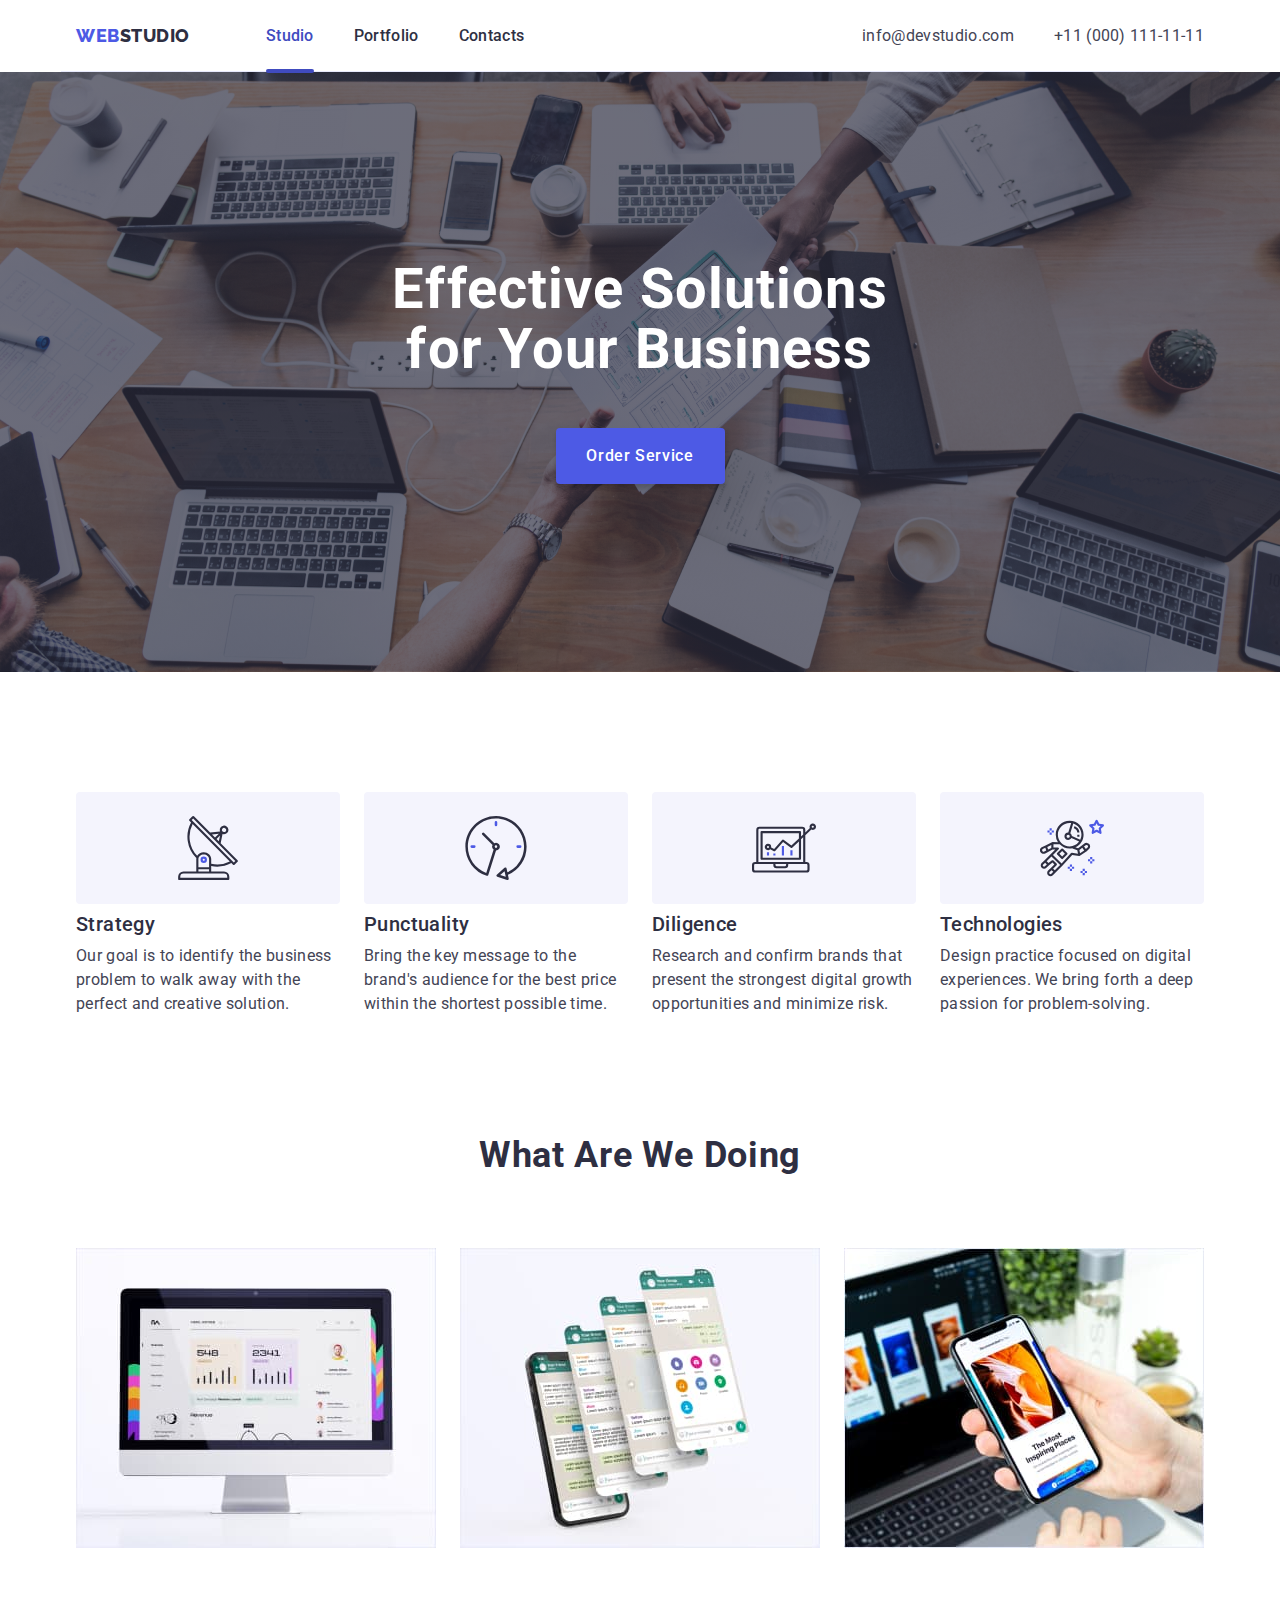
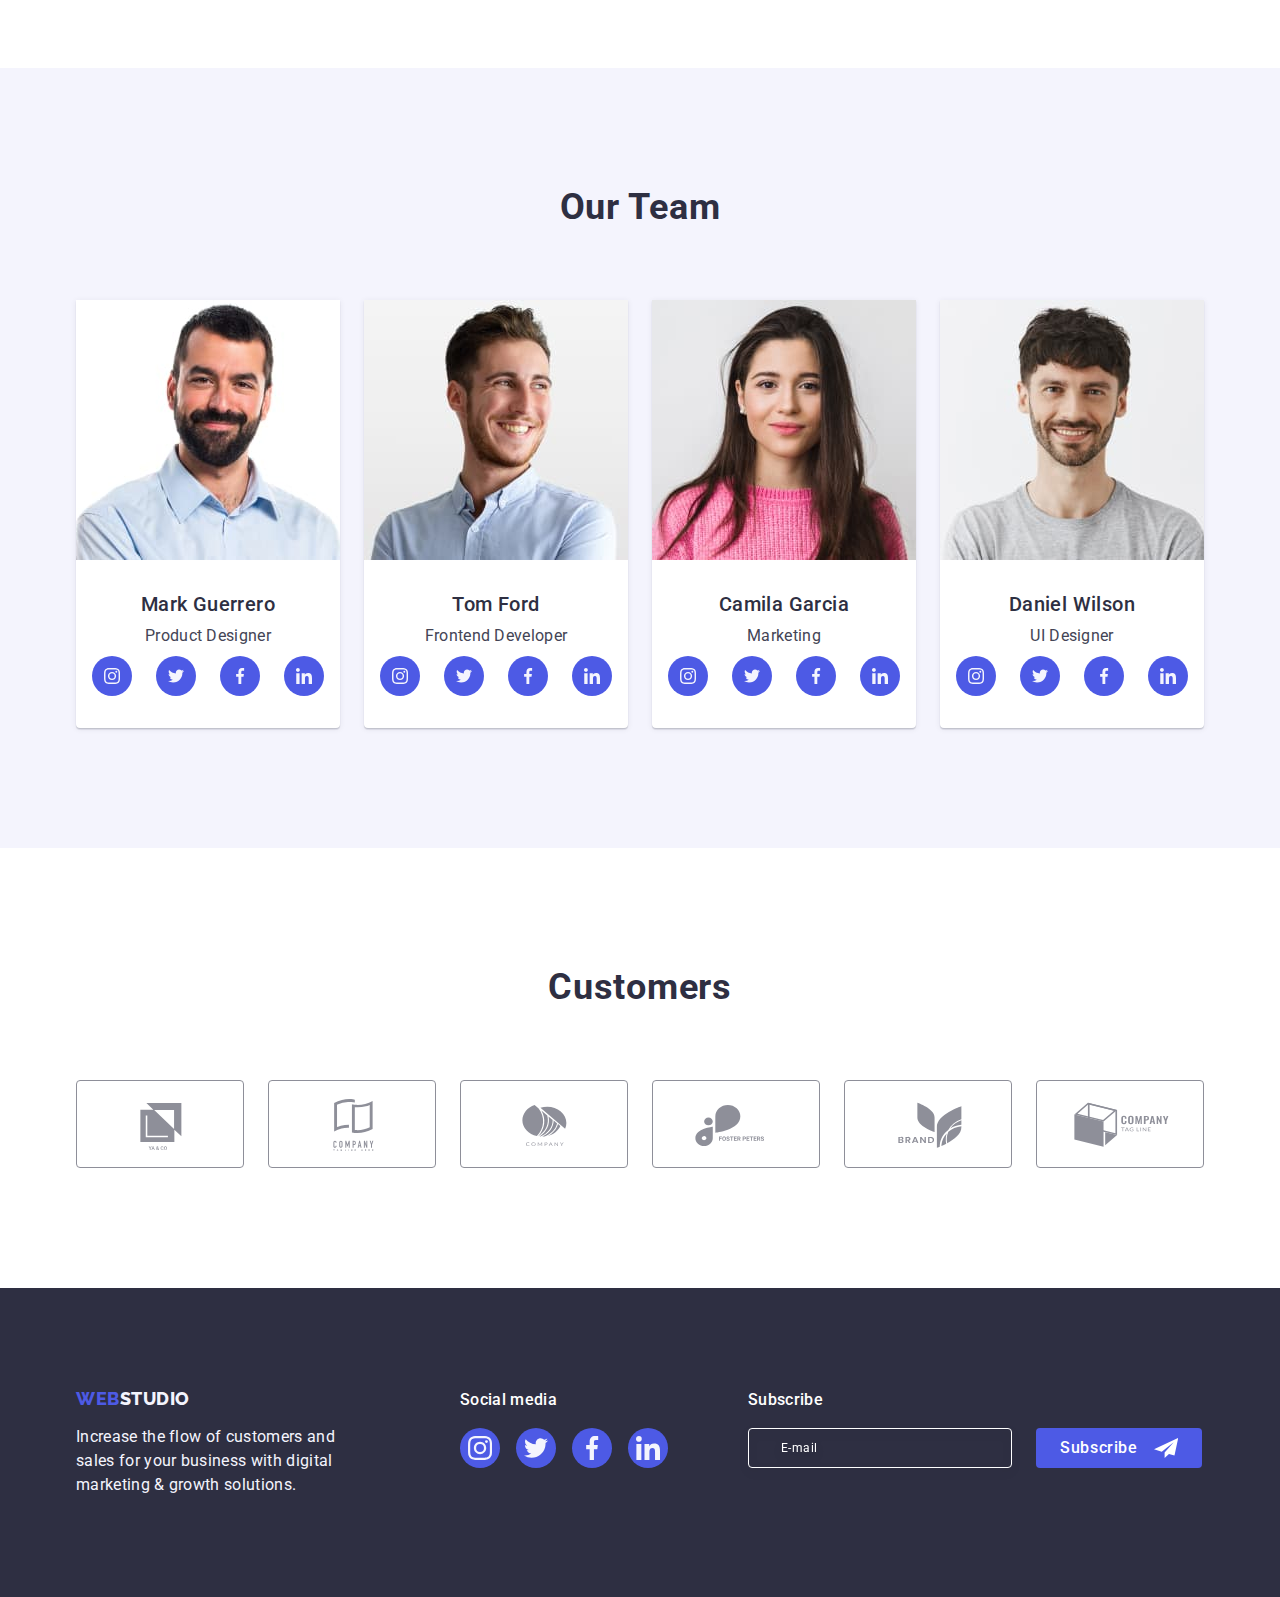
<file: index.html>
<!DOCTYPE html>
<html lang="en">
  <head>
    <meta charset="UTF-8" />
    <meta http-equiv="X-UA-Compatible" content="IE=edge" />
    <meta name="viewport" content="width=device-width, initial-scale=1.0" />
    <title>WebStudio</title>
    <link rel="preconnect" href="https://fonts.googleapis.com" />
    <link rel="preconnect" href="https://fonts.gstatic.com" crossorigin />
    <link
      href="https://fonts.googleapis.com/css2?family=Raleway:wght@700&family=Roboto:wght@400;500&display=swap"
      rel="stylesheet"
    />
    <link
      href="https://cdnjs.cloudflare.com/ajax/libs/modern-normalize/2.0.0/modern-normalize.min.css"
      rel="stylesheet"
    />
    <link rel="stylesheet" href="./css/style.css" />
  </head>
  <body>
    <!--Шапка сайту-->
    <header class="page-header">
      <div class="container heder-conteiner">
        <nav class="navigation">
          <a href="./index.html" class="nav-item link"
            >Web<span class="logo">Studio</span></a
          >

          <ul class="site-nav list">
            <li class="site-nave-page">
              <a href="./index.html" class="site-nav-item current-page link"
                >Studio</a
              >
            </li>
            <li class="site-nave-page">
              <a href="./portfolio.html" class="site-nav-item link"
                >Portfolio</a
              >
            </li>
            <li class="site-nave-page">
              <a href="" class="site-nav-item link">Contacts</a>
            </li>
          </ul>
        </nav>

        <address class="adress-nav">
          <ul class="address-list list">
            <li>
              <a href="mailto:info@devstudio.com" class="adress-item link"
                >info@devstudio.com</a
              >
            </li>
            <li>
              <a href="tel:+110001111111" class="adress-item link"
                >+11 (000) 111-11-11</a
              >
            </li>
          </ul>
        </address>
      </div>
    </header>
    <main>
      <!--CЕКЦИЯ HERO-->
      <section class="hero">
        <div class="container hero-container">
          <h1 class="hero-title">Effective Solutions for Your Business</h1>
          <button type="button" class="btn-hero" data-modal-open>
            Order Service
          </button>
        </div>
      </section>
      <!--CЕКЦИЯ ІНФО-->
      <section class="info">
        <div class="container container-info">
          <h2 class="title-info visually-hidden">Info</h2>
          <ul class="list-info list">
            <li class="post-cats">
              <div class="list-icons-block">
                <svg class="list-info-icons" width="64" height="64">
                  <use href="./images/icons.svg#icon-antenna"></use>
                </svg>
              </div>

              <h3 class="post-cats-title">Strategy</h3>
              <p class="post-cats-text">
                Our goal is to identify the business problem to walk away with
                the perfect and creative solution.
              </p>
            </li>
            <li class="post-cats">
              <div class="list-icons-block">
                <svg class="list-info-icons" width="64" height="64">
                  <use href="./images/icons.svg#icon-clock"></use>
                </svg>
              </div>
              <h3 class="post-cats-title">Punctuality</h3>
              <p class="post-cats-text">
                Bring the key message to the brand's audience for the best price
                within the shortest possible time.
              </p>
            </li>
            <li class="post-cats">
              <div class="list-icons-block">
                <svg class="list-info-icons" width="64" height="64">
                  <use href="./images/icons.svg#icon-diagram"></use>
                </svg>
              </div>
              <h3 class="post-cats-title">Diligence</h3>
              <p class="post-cats-text">
                Research and confirm brands that present the strongest digital
                growth opportunities and minimize risk.
              </p>
            </li>
            <li class="post-cats">
              <div class="list-icons-block">
                <svg class="list-info-icons" width="64" height="64">
                  <use href="./images/icons.svg#icon-astronaut"></use>
                </svg>
              </div>
              <h3 class="post-cats-title">Technologies</h3>
              <p class="post-cats-text">
                Design practice focused on digital experiences. We bring forth a
                deep passion for problem-solving.
              </p>
            </li>
          </ul>
        </div>
      </section>
      <!--CЕКЦИЯ OUR WORK-->
      <section class="our-work">
        <div class="container our-work-container">
          <h2 class="our-work-title">What are we doing</h2>
          <ul class="our-work-list list">
            <li class="our-work-item">
              <img src="./images/monitor.jpg" alt="monitor" width="360" />
            </li>
            <li class="our-work-item">
              <img src="./images/screen.jpg" alt="screen" width="360" />
            </li>
            <li class="our-work-item">
              <img src="./images/fone.jpg" alt="fone" width="360" />
            </li>
          </ul>
        </div>
      </section>
      <!--СЕКЦИЯ OUR TEAM-->
      <section class="section-team">
        <div class="container">
          <h2 class="team-title">Our Team</h2>
          <ul class="team-list list">
            <li class="team-block list">
              <img
                src="./images/our-team/mark-guererro.jpg"
                alt="mark-guererro"
                width="264"
                class="team-img"
              />
              <div class="team-name">
                <h3 class="team-subtitle">Mark Guerrero</h3>
                <p class="team-text">Product Designer</p>
                <ul class="team-soc-list list">
                  <li class="team-soc-item">
                    <a
                      href=""
                      class="team-soc-link link"
                      target="_blank"
                      rel="nooperen noreferrer"
                    >
                      <svg class="team-soc-icon" width="16" height="16">
                        <use href="./images/icons.svg#icon-instagram"></use>
                      </svg>
                    </a>
                  </li>
                  <li class="team-soc-item">
                    <a
                      href=""
                      class="team-soc-link link"
                      target="_blank"
                      rel="nooperen noreferrer"
                      ><svg class="team-soc-icon" width="16" height="16">
                        <use href="./images/icons.svg#icon-twitter"></use>
                      </svg>
                    </a>
                  </li>
                  <li class="team-soc-item">
                    <a
                      href=""
                      class="team-soc-link link"
                      target="_blank"
                      rel="nooperen noreferrer"
                    >
                      <svg class="team-soc-icon" width="16" height="16">
                        <use href="./images/icons.svg#icon-facebook"></use>
                      </svg>
                    </a>
                  </li>
                  <li class="team-soc-item">
                    <a
                      href=""
                      class="team-soc-link link"
                      target="_blank"
                      rel="nooperen noreferrer"
                    >
                      <svg class="team-soc-icon" width="16" height="16">
                        <use href="./images/icons.svg#icon-linkedin"></use>
                      </svg>
                    </a>
                  </li>
                </ul>
              </div>
            </li>
            <li class="team-block list">
              <img
                src="./images/our-team/tom-ford.jpg"
                alt="tom-ford"
                width="264"
                class="team-img"
              />
              <div class="team-name">
                <h3 class="team-subtitle">Tom Ford</h3>
                <p class="team-text">Frontend Developer</p>
                <ul class="team-soc-list list">
                  <li class="team-soc-item">
                    <a
                      href=""
                      class="team-soc-link link"
                      target="_blank"
                      rel="nooperen noreferrer"
                    >
                      <svg class="team-soc-icon" width="16s" height="16">
                        <use href="./images/icons.svg#icon-instagram"></use>
                      </svg>
                    </a>
                  </li>
                  <li class="team-soc-item">
                    <a
                      href=""
                      class="team-soc-link link"
                      target="_blank"
                      rel="nooperen noreferrer"
                      ><svg class="team-soc-icon" width="16" height="16">
                        <use href="./images/icons.svg#icon-twitter"></use>
                      </svg>
                    </a>
                  </li>
                  <li class="team-soc-item">
                    <a
                      href=""
                      class="team-soc-link link"
                      target="_blank"
                      rel="nooperen noreferrer"
                      ><svg class="team-soc-icon" width="16" height="16">
                        <use href="./images/icons.svg#icon-facebook"></use>
                      </svg>
                    </a>
                  </li>
                  <li class="team-soc-item">
                    <a
                      href=""
                      class="team-soc-link link"
                      target="_blank"
                      rel="nooperen noreferrer"
                      ><svg class="team-soc-icon" width="16" height="16">
                        <use href="./images/icons.svg#icon-linkedin"></use>
                      </svg>
                    </a>
                  </li>
                </ul>
              </div>
            </li>
            <li class="team-block list">
              <img
                src="./images/our-team/camila-garsia.jpg"
                alt="camila-garsia"
                width="264"
                class="team-img"
              />
              <div class="team-name">
                <h3 class="team-subtitle">Camila Garcia</h3>
                <p class="team-text">Marketing</p>
                <ul class="team-soc-list list">
                  <li class="team-soc-item">
                    <a
                      href=""
                      class="team-soc-link link"
                      target="_blank"
                      rel="nooperen noreferrer"
                      ><svg class="team-soc-icon" width="16" height="16">
                        <use href="./images/icons.svg#icon-instagram"></use>
                      </svg>
                    </a>
                  </li>
                  <li class="team-soc-item">
                    <a
                      href=""
                      class="team-soc-link link"
                      target="_blank"
                      rel="nooperen noreferrer"
                      ><svg class="team-soc-icon" width="16" height="16">
                        <use href="./images/icons.svg#icon-twitter"></use>
                      </svg>
                    </a>
                  </li>
                  <li class="team-soc-item">
                    <a
                      href=""
                      class="team-soc-link link"
                      target="_blank"
                      rel="nooperen noreferrer"
                      ><svg class="team-soc-icon" width="16" height="16">
                        <use href="./images/icons.svg#icon-facebook"></use>
                      </svg>
                    </a>
                  </li>
                  <li class="team-soc-item">
                    <a
                      href=""
                      class="team-soc-link link"
                      target="_blank"
                      rel="nooperen noreferrer"
                      ><svg class="team-soc-icon" width="16" height="16">
                        <use href="./images/icons.svg#icon-linkedin"></use>
                      </svg>
                    </a>
                  </li>
                </ul>
              </div>
            </li>
            <li class="team-block list">
              <img
                src="./images/our-team/daniel-wilson.jpg"
                alt="daniel-wilson"
                width="264"
                class="team-img"
              />
              <div class="team-name">
                <h3 class="team-subtitle">Daniel Wilson</h3>
                <p class="team-text">UI Designer</p>
                <ul class="team-soc-list list">
                  <li class="team-soc-item">
                    <a
                      href=""
                      class="team-soc-link link"
                      target="_blank"
                      rel="nooperen noreferrer"
                      ><svg class="team-soc-icon" width="16" height="16">
                        <use href="./images/icons.svg#icon-instagram"></use>
                      </svg>
                    </a>
                  </li>
                  <li class="team-soc-item">
                    <a
                      href=""
                      class="team-soc-link link"
                      target="_blank"
                      rel="nooperen noreferrer"
                      ><svg class="team-soc-icon" width="16" height="16">
                        <use href="./images/icons.svg#icon-twitter"></use>
                      </svg>
                    </a>
                  </li>
                  <li class="team-soc-item">
                    <a
                      href=""
                      class="team-soc-link link"
                      target="_blank"
                      rel="nooperen noreferrer"
                      ><svg class="team-soc-icon" width="16" height="16">
                        <use href="./images/icons.svg#icon-facebook"></use>
                      </svg>
                    </a>
                  </li>
                  <li class="team-soc-item">
                    <a
                      href=""
                      class="team-soc-link link"
                      target="_blank"
                      rel="nooperen noreferrer"
                      ><svg class="team-soc-icon" width="16" height="16">
                        <use href="./images/icons.svg#icon-linkedin"></use>
                      </svg>
                    </a>
                  </li>
                </ul>
              </div>
            </li>
          </ul>
        </div>
      </section>
      <section class="customers-section">
        <div class="container">
          <h2 class="customers-name">Customers</h2>

          <ul class="customers-list list">
            <li class="customers-item">
              <a
                href=""
                class="costomers-link link"
                target="_blank"
                rel="nooperen noreferrer"
              >
                <svg class="customers-icon" width="104" height="56">
                  <use href="./images/icons.svg#icon-ya"></use>
                </svg>
              </a>
            </li>
            <li class="customers-item">
              <a
                href=""
                class="costomers-link link"
                target="_blank"
                rel="nooperen noreferrer"
                ><svg class="customers-icon" width="104" height="56">
                  <use href="./images/icons.svg#icon-company-tag-line"></use>
                </svg>
              </a>
            </li>
            <li class="customers-item">
              <a
                href=""
                class="costomers-link link"
                target="_blank"
                rel="nooperen noreferrer"
                ><svg class="customers-icon" width="104" height="56">
                  <use href="./images/icons.svg#icon-company"></use>
                </svg>
              </a>
            </li>
            <li class="customers-item">
              <a
                href=""
                class="costomers-link link"
                target="_blank"
                rel="nooperen noreferrer"
                ><svg class="customers-icon" width="104" height="56">
                  <use href="./images/icons.svg#icon-forest-peters"></use>
                </svg>
              </a>
            </li>
            <li class="customers-item">
              <a
                href=""
                class="costomers-link link"
                target="_blank"
                rel="nooperen noreferrer"
                ><svg class="customers-icon" width="104" height="56">
                  <use href="./images/icons.svg#icon-brand"></use>
                </svg>
              </a>
            </li>
            <li class="customers-item">
              <a
                href=""
                class="costomers-link link"
                target="_blank"
                rel="nooperen noreferrer"
                ><svg class="customers-icon" width="104" height="56">
                  <use href="./images/icons.svg#icon-company-tag"></use>
                </svg>
              </a>
            </li>
          </ul>
        </div>
      </section>
    </main>
    <!--ФУТЕР-->
    <footer class="footer">
      <div class="container footer-container">
        <div class="footer-block">
          <a href="./index.html" class="nav-item-footer link"
            >Web<span class="logo-footer">Studio</span></a
          >
          <p class="footer-text">
            Increase the flow of customers and sales for your business with
            digital marketing & growth solutions.
          </p>
        </div>
        <div class="footer-soc-block">
          <p class="footer-soc-name">Social media</p>
          <ul class="footer-soc-list list">
            <li class="footer-soc-item">
              <a
                href=""
                class="footer-soc-link link"
                target="_blank"
                rel="nooperen noreferrer"
                ><svg class="footer-soc-icon" width="24" height="24">
                  <use href="./images/icons.svg#icon-instagram"></use>
                </svg>
              </a>
            </li>
            <li class="footer-soc-item">
              <a
                href=""
                class="footer-soc-link link"
                target="_blank"
                rel="nooperen noreferrer"
              >
                <svg class="footer-soc-icon" width="24" height="24">
                  <use href="./images/icons.svg#icon-twitter"></use>
                </svg>
              </a>
            </li>
            <li class="footer-soc-item">
              <a
                href=""
                class="footer-soc-link link"
                target="_blank"
                rel="nooperen noreferrer"
                ><svg class="footer-soc-icon" width="24" height="24">
                  <use href="./images/icons.svg#icon-facebook"></use>
                </svg>
              </a>
            </li>
            <li class="footer-soc-item">
              <a
                href=""
                class="footer-soc-link link"
                target="_blank"
                rel="nooperen noreferrer"
                ><svg class="footer-soc-icon" width="24" height="24">
                  <use href="./images/icons.svg#icon-linkedin"></use>
                </svg>
              </a>
            </li>
          </ul>
        </div>
        <div class="footer-subscribe-block">
          <p class="footer-input-title">Subscribe</p>
          <form class="footer-form">
            <label class="footer-type">
              <input
                name="footer-email"
                type="email"
                class="footer-input"
                placeholder="E-mail"
              />
            </label>
            <button type="submit" class="footer-btn">
              Subscribe
              <svg class="footer-icon-btn" width="24" height="24">
                <use href="./images/icons.svg#icon-send"></use>
              </svg>
            </button>
          </form>
        </div>
      </div>
    </footer>
    <div class="backdrop is-hidden" data-modal>
      <div class="modal">
        <button type="button" class="modal-close" data-modal-close>
          <svg class="modal-close-icon" width="8" height="8">
            <use href="./images/icons.svg#icon-close-black"></use>
          </svg>
        </button>
        <p class="modal-title">Leave your contacts and we will call you back</p>
        <form class="modal-form">
          <div class="modal-field">
            <label for="user-name" class="input-label">Name</label>
            <div class="input-wrap">
              <input
                type="text"
                name="user-name"
                id="user-name"
                class="modal-input"
              />
              <svg class="modal-icon" width="18" height="24">
                <use href="./images/icons.svg#icon-person-black"></use>
              </svg>
            </div>
          </div>
          <div class="modal-field">
            <label for="user-phone" class="input-label">Phone</label>
            <div class="input-wrap">
              <input
                type="tel"
                id="user-phone"
                name="user-phone"
                class="modal-input"
              />
              <svg class="modal-icon" width="18" height="24">
                <use href="./images/icons.svg#icon-phone-black"></use>
              </svg>
            </div>
          </div>
          <div class="modal-field">
            <label for="user-email" class="input-label">Email</label>
            <div class="input-wrap">
              <input
                type="email"
                id="user-email"
                name="user-email"
                class="modal-input"
              />
              <svg class="modal-icon" width="18" height="24">
                <use href="./images/icons.svg#icon-email-black"></use>
              </svg>
            </div>
          </div>
          <div class="modal-field-textarea">
            <label for="user-comment" class="input-label">Comment</label>
            <textarea
              name="user-comment"
              id="user-comment"
              placeholder="Text input"
              class="modal-comment"
            ></textarea>
          </div>
          <div class="modal-field-check">
            <input
              type="checkbox"
              id="user-privacy"
              name="user-privacy"
              value="true"
              class="modal-check visually-hidden"
            />
            <label for="user-privacy" class="check-text">
              <span class="check-block">
                <svg class="check-icon" width="10" height="8">
                  <use href="./images/icons.svg#icon-cheked"></use>
                </svg>
              </span>
              I accept the terms and conditions of the<a
                href=""
                class="footer-item-check"
              >
                Privacy Policy</a
              >
            </label>
          </div>
          <button type="submit" class="modal-btn">Send</button>
        </form>
      </div>
    </div>
    <script src="https://unpkg.com/aos@2.3.1/dist/aos.js"></script>
    <script>
      AOS.init();
    </script>
    <script src="./js/modal.js"></script>
  </body>
</html>
</file>
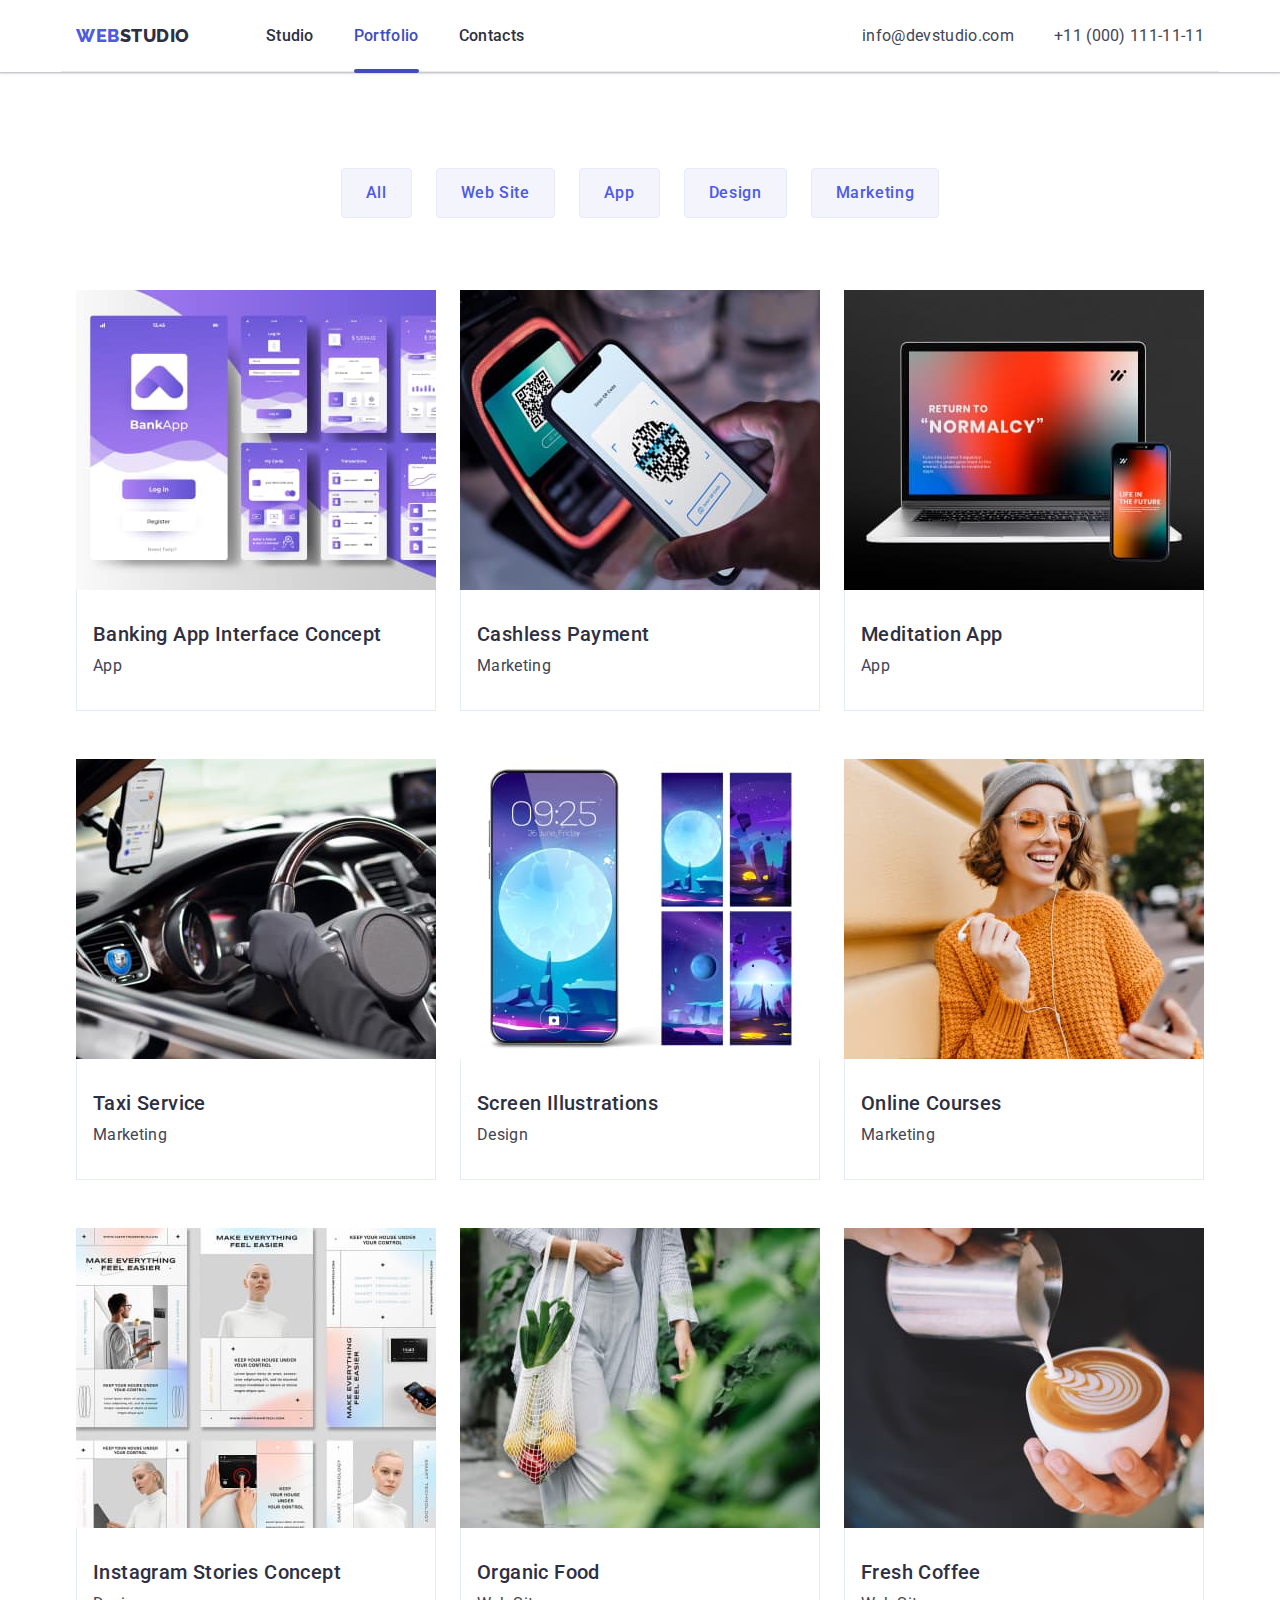
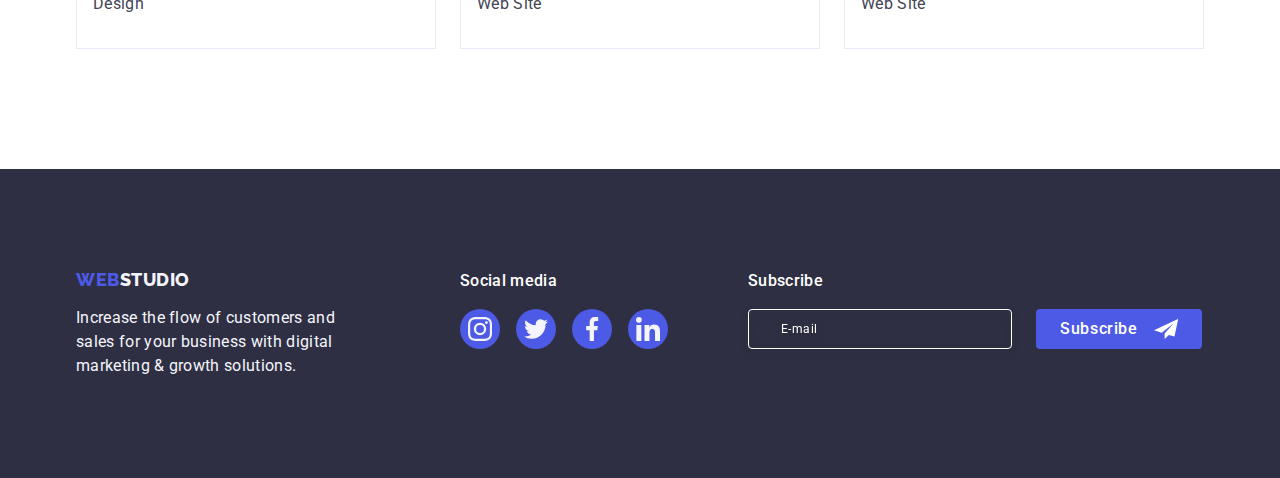
<file: portfolio.html>
<!DOCTYPE html>
<html lang="en">
  <head>
    <meta charset="UTF-8" />
    <meta http-equiv="X-UA-Compatible" content="IE=edge" />
    <meta name="viewport" content="width=device-width, initial-scale=1.0" />
    <title>Portfolio</title>
    <link rel="preconnect" href="https://fonts.googleapis.com" />
    <link rel="preconnect" href="https://fonts.gstatic.com" crossorigin />
    <link
      href="https://fonts.googleapis.com/css2?family=Raleway:wght@700&family=Roboto:wght@400;500&display=swap"
      rel="stylesheet"
    />
    <link
      href="https://cdnjs.cloudflare.com/ajax/libs/modern-normalize/2.0.0/modern-normalize.min.css"
      rel="stylesheet"
    />
    <link rel="stylesheet" href="./css/style.css" />
  </head>
  <body>
    <header class="page-header">
      <div class="container heder-conteiner">
        <nav class="navigation">
          <a href="./index.html" class="nav-item link"
            >Web<span class="logo">Studio</span></a
          >
          <ul class="site-nav list">
            <li class="site-nave-page">
              <a href="./index.html" class="site-nav-item link">Studio</a>
            </li>
            <li class="site-nave-page">
              <a href="./portfolio.html" class="site-nav-item current-page link"
                >Portfolio</a
              >
            </li>
            <li class="site-nave-page">
              <a href="" class="site-nav-item link"> Contacts </a>
            </li>
          </ul>
        </nav>
        <address class="adress-nav">
          <ul class="address-list list">
            <li>
              <a href="mailto:info@devstudio.com" class="adress-item link"
                >info@devstudio.com</a
              >
            </li>
            <li>
              <a href="tel:+110001111111" class="adress-item link"
                >+11 (000) 111-11-11</a
              >
            </li>
          </ul>
        </address>
      </div>
    </header>
    <main>
      <section class="navigation-portfolio">
        <div class="container">
          <h1 hidden>Navigation</h1>

          <ul class="list-navigation list">
            <li class="btn-item">
              <button type="button" class="btn-navigation">All</button>
            </li>
            <li class="btn-item">
              <button type="button" class="btn-navigation">Web Site</button>
            </li>
            <li class="btn-item">
              <button type="button" class="btn-navigation">App</button>
            </li>
            <li class="btn-item">
              <button type="button" class="btn-navigation">Design</button>
            </li>
            <li class="btn-item">
              <button type="button" class="btn-navigation">Marketing</button>
            </li>
          </ul>
          <ul class="portfolio-list list">
            <li class="portfolio-item">
              <a class="link portfolio-link" href="">
                <div class="overlay-wrap">
                  <img
                    src="./images/portfolio/bankng-app.jpg"
                    alt="bankng app"
                    height="300"
                    width="360"
                    class="portfolio-img"
                  />
                  <p class="overlay">
                    14 Stylish and User-Friendly App Design Concepts · Task
                    Manager App · Calorie Tracker App · Exotic Fruit Ecommerce
                    App · Cloud Storage App
                  </p>
                </div>
                <div class="portfolio-item-block">
                  <h2 class="portfolio-title">Banking App Interface Concept</h2>
                  <p class="portfolio-text">App</p>
                </div>
              </a>
            </li>
            <li class="portfolio-item">
              <a class="link portfolio-link" href="">
                <div class="overlay-wrap">
                  <img
                    src="./images/portfolio/payment.jpg"
                    alt="cashless payment"
                    height="300"
                    width="360"
                    class="portfolio-img"
                  />
                  <p class="overlay">
                    14 Stylish and User-Friendly App Design Concepts · Task
                    Manager App · Calorie Tracker App · Exotic Fruit Ecommerce
                    App · Cloud Storage App
                  </p>
                </div>
                <div class="portfolio-item-block">
                  <h2 class="portfolio-title">Cashless Payment</h2>
                  <p class="portfolio-text">Marketing</p>
                </div>
              </a>
            </li>
            <li class="portfolio-item">
              <a class="link portfolio-link" href="">
                <div class="overlay-wrap">
                  <img
                    src="./images/portfolio/meditation-app.jpg"
                    alt="meditation app"
                    height="300"
                    width="360"
                    class="portfolio-img"
                  />
                  <p class="overlay">
                    14 Stylish and User-Friendly App Design Concepts · Task
                    Manager App · Calorie Tracker App · Exotic Fruit Ecommerce
                    App · Cloud Storage App
                  </p>
                </div>
                <div class="portfolio-item-block">
                  <h2 class="portfolio-title">Meditation App</h2>
                  <p class="portfolio-text">App</p>
                </div>
              </a>
            </li>
            <li class="portfolio-item">
              <a class="link portfolio-link" href="">
                <div class="overlay-wrap">
                  <img
                    src="./images/portfolio/taxi-servise.jpg"
                    alt="taxi service"
                    height="300"
                    width="360"
                    class="portfolio-img"
                  />
                  <p class="overlay">
                    14 Stylish and User-Friendly App Design Concepts · Task
                    Manager App · Calorie Tracker App · Exotic Fruit Ecommerce
                    App · Cloud Storage App
                  </p>
                </div>
                <div class="portfolio-item-block">
                  <h2 class="portfolio-title">Taxi Service</h2>
                  <p class="portfolio-text">Marketing</p>
                </div>
              </a>
            </li>
            <li class="portfolio-item">
              <a class="link portfolio-link" href="">
                <div class="overlay-wrap">
                  <img
                    src="./images/portfolio/screen.jpg"
                    alt="screen"
                    height="300"
                    width="360"
                    class="portfolio-img"
                  />
                  <p class="overlay">
                    14 Stylish and User-Friendly App Design Concepts · Task
                    Manager App · Calorie Tracker App · Exotic Fruit Ecommerce
                    App · Cloud Storage App
                  </p>
                </div>
                <div class="portfolio-item-block">
                  <h2 class="portfolio-title">Screen Illustrations</h2>
                  <p class="portfolio-text">Design</p>
                </div>
              </a>
            </li>
            <li class="portfolio-item">
              <a class="link portfolio-link" href="">
                <div class="overlay-wrap">
                  <img
                    src="./images/portfolio/online-courses.jpg"
                    alt="online courses"
                    height="300"
                    width="360"
                    class="portfolio-img"
                  />
                  <p class="overlay">
                    14 Stylish and User-Friendly App Design Concepts · Task
                    Manager App · Calorie Tracker App · Exotic Fruit Ecommerce
                    App · Cloud Storage App
                  </p>
                </div>
                <div class="portfolio-item-block">
                  <h2 class="portfolio-title">Online Courses</h2>
                  <p class="portfolio-text">Marketing</p>
                </div>
              </a>
            </li>
            <li class="portfolio-item">
              <a class="link portfolio-link" href="">
                <div class="overlay-wrap">
                  <img
                    src="./images/portfolio/instagram-stories.jpg"
                    alt="instagram stories concept"
                    height="300"
                    width="360"
                    class="portfolio-img"
                  />
                  <p class="overlay">
                    14 Stylish and User-Friendly App Design Concepts · Task
                    Manager App · Calorie Tracker App · Exotic Fruit Ecommerce
                    App · Cloud Storage App
                  </p>
                </div>
                <div class="portfolio-item-block">
                  <h2 class="portfolio-title">Instagram Stories Concept</h2>
                  <p class="portfolio-text">Design</p>
                </div>
              </a>
            </li>
            <li class="portfolio-item">
              <a class="link portfolio-link" href="">
                <div class="overlay-wrap">
                  <img
                    src="./images/portfolio/organic-food.jpg"
                    alt="organic food"
                    height="300"
                    width="360"
                    class="portfolio-img"
                  />
                  <p class="overlay">
                    14 Stylish and User-Friendly App Design Concepts · Task
                    Manager App · Calorie Tracker App · Exotic Fruit Ecommerce
                    App · Cloud Storage App
                  </p>
                </div>
                <div class="portfolio-item-block">
                  <h2 class="portfolio-title">Organic Food</h2>
                  <p class="portfolio-text">Web Site</p>
                </div>
              </a>
            </li>
            <li class="portfolio-item">
              <a class="link portfolio-link" href="">
                <div class="overlay-wrap">
                  <img
                    src="./images/portfolio/fresh-cofee.jpg"
                    alt="fresh coffee"
                    height="300"
                    width="360"
                    class="portfolio-img"
                  />
                  <p class="overlay">
                    14 Stylish and User-Friendly App Design Concepts · Task
                    Manager App · Calorie Tracker App · Exotic Fruit Ecommerce
                    App · Cloud Storage App
                  </p>
                </div>
                <div class="portfolio-item-block">
                  <h2 class="portfolio-title">Fresh Coffee</h2>
                  <p class="portfolio-text">Web Site</p>
                </div>
              </a>
            </li>
          </ul>
        </div>
      </section>
    </main>
    <footer class="footer">
      <div class="container footer-container">
        <div class="footer-block">
          <a href="./index.html" class="nav-item-footer link"
            >Web<span class="logo-footer">Studio</span></a
          >
          <p class="footer-text">
            Increase the flow of customers and sales for your business with
            digital marketing & growth solutions.
          </p>
        </div>
        <div class="footer-soc-block">
          <p class="footer-soc-name">Social media</p>
          <ul class="footer-soc-list list">
            <li class="footer-soc-item">
              <a
                href=""
                class="footer-soc-link link"
                target="_blank"
                rel="nooperen noreferrer"
                ><svg class="footer-soc-icon" width="24" height="24">
                  <use href="./images/icons.svg#icon-instagram"></use>
                </svg>
              </a>
            </li>
            <li class="footer-soc-item">
              <a
                href=""
                class="footer-soc-link link"
                target="_blank"
                rel="nooperen noreferrer"
              >
                <svg class="footer-soc-icon" width="24" height="24">
                  <use href="./images/icons.svg#icon-twitter"></use>
                </svg>
              </a>
            </li>
            <li class="footer-soc-item">
              <a
                href=""
                class="footer-soc-link link"
                target="_blank"
                rel="nooperen noreferrer"
                ><svg class="footer-soc-icon" width="24" height="24">
                  <use href="./images/icons.svg#icon-facebook"></use>
                </svg>
              </a>
            </li>
            <li class="footer-soc-item">
              <a
                href=""
                class="footer-soc-link link"
                target="_blank"
                rel="nooperen noreferrer"
                ><svg class="footer-soc-icon" width="24" height="24">
                  <use href="./images/icons.svg#icon-linkedin"></use>
                </svg>
              </a>
            </li>
          </ul>
        </div>
        <div class="footer-subscribe-block">
          <p class="footer-input-title">Subscribe</p>
          <form class="footer-form">
            <label class="footer-type">
              <input
                name="footer-email"
                type="email"
                class="footer-input"
                placeholder="E-mail"
              />
            </label>
            <button type="submit" class="footer-btn">
              Subscribe
              <svg class="footer-icon-btn" width="24" height="24">
                <use href="./images/icons.svg#icon-send"></use>
              </svg>
            </button>
          </form>
        </div>
      </div>
    </footer>
  </body>
</html>
</file>
<file: css/style.css>
.list {
  list-style: none;
}

.link {
  text-decoration: none;
}

:root {
  --first-title-color: #ffffff;
  --title-our-work-color: #2e2f42;
  --logo-color: #2e2f42;
  --background-color-btn: #f4f4fd;
  --portfolio-btn-color: #e7e9fc;
}
body {
  font-family: 'Roboto', sans-serif;
  color: #434455;
  background-color: #ffffff;
}

ul {
  margin: 0;
  padding: 0;
}

p,
h1,
h2,
h3 {
  margin: 0;
}

img {
  display: block;
}
/*========HEADER========*/
.page-header {
  box-shadow: 0px 2px 1px rgba(46, 47, 66, 0.08),
    0px 1px 1px rgba(46, 47, 66, 0.16), 0px 1px 6px rgba(46, 47, 66, 0.08);
}

.heder-conteiner {
  display: flex;
  border-bottom: 1px solid #e7e9fc;
  height: 72px;
}

.container {
  width: 1158px;
  padding-left: 15px;
  padding-right: 15px;
  margin: 0 auto;
}

.logo {
  font-family: 'Raleway', sans-serif;
  font-weight: 800;
  font-size: 18px;
  line-height: 1.17;
  letter-spacing: 0.03em;
  text-transform: uppercase;
  color: var(--logo-color);
}

.navigation {
  display: flex;
  align-items: center;
}

.adress-conteiner {
  display: flex;
  margin-left: auto;
}

.nav-item {
  font-family: 'Raleway', sans-serif;
  font-style: normal;
  font-weight: 800;
  font-size: 18px;
  line-height: 1.17;
  /* identical to box height, or 117% */
  letter-spacing: 0.03em;
  text-transform: uppercase;
  color: #4d5ae5;
  margin-right: 76px;
  padding: 24px 0;
  transition: color 250ms cubic-bezier(0.4, 0, 0.2, 1);
}

.site-nav {
  display: flex;
  gap: 40px;
  align-items: center;
  padding: 24px 0;
}

.site-nav-item {
  font-weight: 500;
  font-size: 16px;
  line-height: 1.5;
  letter-spacing: 0.02em;
  color: #2e2f42;
  display: block;
  padding: 24px 0;
  position: relative;
  transition: color 250ms cubic-bezier(0.4, 0, 0.2, 1);
}

.site-nav-item::after {
  content: '';
  position: absolute;
  left: 0;
  bottom: 0;
  transform: scaleX(0);
  transform-origin: right;
  width: 100%;
  height: 4px;
  bottom: -1px;
  border-radius: 2px;
  background-color: #404bbf;
  transition: color 250ms cubic-bezier(0.4, 0, 0.2, 1);
}

.site-nav-item:hover::after,
.site-nav-item:focus::after,
.site-nav-item.current-page::after {
  transform: scaleX(1);
  transform-origin: left;
}

.site-nav-item:hover,
.site-nav-item:focus,
.site-nav-item.current-page {
  color: #404bbf;
}

.adress-nav {
  display: flex;
  font-style: normal;
  margin-left: auto;
  align-items: center;
}
.address-list {
  display: flex;
  gap: 40px;
}
.adress-item {
  font-size: 16px;
  line-height: 1.5;
  letter-spacing: 0.02em;
  color: #434455;
  font-style: normal;
  display: block;
  padding: 24px 0;
  transition: color 250ms cubic-bezier(0.4, 0, 0.2, 1);
}

.adress-item:hover,
.adress-item:focus {
  color: #404bbf;
}

.hero {
  background: #2e2f42;
  padding: 188px 0;
  background-image: linear-gradient(
      rgba(46, 47, 66, 0.7),
      rgba(46, 47, 66, 0.7)
    ),
    url(../images/people-office.jpg);
  background-repeat: no-repeat;
  background-position: center;
  background-size: cover;
  max-width: 1440px;
}

.hero-title {
  font-size: 56px;
  line-height: 1.07;
  text-align: center;
  letter-spacing: 0.02em;
  color: var(--first-title-color);
  max-width: 496px;
  margin-left: auto;
  margin-right: auto;
}
.btn-hero {
  display: block;
  font-family: 'Roboto', sans-serif;
  min-width: 169px;
  height: 56px;
  background: #4d5ae5;
  box-shadow: 0px 4px 4px rgba(0, 0, 0, 0.15);
  border-radius: 4px;
  cursor: pointer;
  font-weight: 500;
  font-size: 16px;
  line-height: 1.5;
  /* identical to box height, or 150% */
  align-items: center;
  letter-spacing: 0.04em;
  color: #ffffff;
  margin-top: 48px;
  margin-left: auto;
  margin-right: auto;
  border: none;
  transition: background-color 250ms cubic-bezier(0.4, 0, 0.2, 1);
}

.btn-hero:hover,
.btn-hero:focus {
  background-color: #404bbf;
}
/*INFO--------*/

.info {
  padding: 120px 0;
}

.visually-hidden {
  position: absolute;
  width: 1px;
  height: 1px;
  margin: -1px;
  border: 0;
  padding: 0;

  white-space: nowrap;
  clip-path: inset(100%);
  clip: rect(0 0 0 0);
  overflow: hidden;
}

.post-cats-item {
  border-radius: 4px;
}
.container-info {
  display: flex;
}

.list-info {
  display: flex;
  gap: 24px;
}

.list-icons-block {
  display: flex;
  justify-content: center;
  align-items: center;
  height: 112px;
  background-color: #f4f4fd;
  border-radius: 4px;
  margin-bottom: 8px;
}

.post-cats-title {
  font-weight: 500;
  font-size: 20px;
  line-height: 1.2;
  /* identical to box height, or 120% */
  letter-spacing: 0.02em;
  color: #2e2f42;
  margin-bottom: 8px;
}

.post-cats-text {
  min-width: 264px;
  font-size: 16px;
  line-height: 1.5;
  /* or 150% */
  letter-spacing: 0.02em;
  color: #434455;
}

/*our-work-container*/

.our-work {
  padding-bottom: 120px;
}

.our-work-title {
  font-size: 36px;
  line-height: 1.11;
  /* identical to box height, or 111% */
  text-align: center;
  letter-spacing: 0.02em;
  text-transform: capitalize;
  color: var(--title-our-work-color);
  padding-bottom: 72px;
}

.our-work-list {
  display: flex;
  gap: 24px;
}

.section-team {
  background: #f4f4fd;
  padding-top: 120px;
  padding-bottom: 120px;
}

.team-block {
  background-color: #ffffff;
  width: calc((100% - 72px) / 4);
  border-radius: 0px 0px 4px 4px;
  box-shadow: 0px 1px 6px rgba(46, 47, 66, 0.08),
    0px 1px 1px rgba(46, 47, 66, 0.16), 0px 2px 1px rgba(46, 47, 66, 0.08);
}

.team-list {
  display: flex;
  gap: 24px;
}

.team-title {
  font-size: 36px;
  line-height: 1.11;
  text-align: center;
  letter-spacing: 0.02em;
  text-transform: capitalize;
  color: var(--title-our-work-color);
  margin-bottom: 72px;
}

.team-name {
  padding: 32px 16px;
}

.team-subtitle {
  font-weight: 500;
  font-size: 20px;
  line-height: 1.2;
  letter-spacing: 0.02em;
  color: #2e2f42;
  text-align: center;
  margin-bottom: 8px;
}

.team-text {
  font-size: 16px;
  line-height: 24px;
  /* identical to box height, or 150% */
  letter-spacing: 0.02em;
  color: #434455;
  text-align: center;
  margin-bottom: 8px;
}
.team-soc-list {
  display: flex;
  justify-content: center;
  gap: 24px;
}

.team-soc-item {
  width: 40px;
  height: 40px;
}
.team-soc-link {
  width: 100%;
  height: 100%;
  background-color: #4d5ae5;
  border-radius: 50%;
  display: flex;
  justify-content: center;
  align-items: center;
  transition-property: background-color;
  transition-duration: 250ms;
  transition-timing-function: cubic-bezier(0.4, 0, 0.2, 1);
}

.team-soc-link:hover,
.team-soc-link:focus {
  background-color: #404bbf;
}

.team-soc-icon {
  fill: #f4f4fd;
}

.customers-section {
  padding-top: 120px;
}

.customers-name {
  font-family: 'Roboto';

  font-weight: 700;
  font-size: 36px;
  line-height: 1.11;
  text-align: center;
  letter-spacing: 0.02em;
  text-transform: capitalize;
  color: #2e2f42;
  margin-bottom: 72px;
}

.customers-list {
  display: flex;
  flex-direction: row;
  align-items: flex-start;
  padding-bottom: 120px;
  gap: 24px;
}

.costomers-link {
  width: 100%;
  height: 100%;
  display: flex;
  box-sizing: border-box;
  border: 1px solid #8e8f99;
  border-radius: 4px;
  justify-content: center;
  align-items: center;
  color: #8e8f99;
  transition-property: border-color, color;
  transition-duration: 250ms;
  transition-timing-function: cubic-bezier(0.4, 0, 0.2, 1);
}

.costomers-link:hover,
.costomers-link:focus {
  border-color: #404bbf;
  color: #404bbf;
}

.customers-item {
  width: 168px;
  height: 88px;
  display: flex;
}

.customers-icon {
  fill: currentColor;
}

.logo-footer {
  font-family: 'Raleway', sans-serif;
  font-weight: 800;
  font-size: 18px;
  line-height: 1.17;
  /* identical to box height, or 117% */
  letter-spacing: 0.03em;
  text-transform: uppercase;
  color: #f4f4fd;
}

.footer-item {
  font-family: 'Raleway';
  font-weight: 800;
  font-size: 18px;
  line-height: 1.17;
  /* identical to box height, or 117% */
  letter-spacing: 0.03em;
  text-transform: uppercase;
  color: #f4f4fd;
}

.footer {
  background: #2e2f42;
  padding: 100px 0;
}

.footer-text {
  font-size: 16px;
  line-height: 1.5;
  letter-spacing: 0.02em;
  color: #f4f4fd;
  width: 264px;
}

.footer-container {
  display: flex;
  justify-content: left;

  align-items: baseline;
}

.footer-block {
  margin-right: 120px;
}

.footer-soc-list {
  display: flex;
  gap: 16px;
}
.footer-soc-item {
  width: 40px;
  height: 40px;
}

.footer-soc-icon {
  fill: #f4f4fd;
}

.footer-soc-link:hover,
.footer-soc-link:focus {
  background-color: #31d0aa;
}

.footer-soc-name {
  font-family: 'Roboto';
  font-weight: 500;
  font-size: 16px;
  line-height: 1.5;
  /* identical to box height, or 150% */
  letter-spacing: 0.02em;
  color: #ffffff;
  margin-bottom: 16px;
}

.footer-soc-link {
  width: 100%;
  height: 100%;
  background-color: #4d5ae5;
  border-radius: 50%;
  display: flex;
  justify-content: center;
  align-items: center;
  transition-property: background-color;
  transition-duration: 250ms;
  transition-timing-function: cubic-bezier(0.4, 0, 0.2, 1);
}

.nav-item-footer {
  font-family: 'Raleway', sans-serif;
  font-style: normal;
  font-weight: 800;
  font-size: 18px;
  line-height: 1.17;
  /* identical to box height, or 117% */
  letter-spacing: 0.03em;
  text-transform: uppercase;
  color: #4d5ae5;
  display: inline-block;
  margin-bottom: 16px;
}

.btn-navigation {
  font-family: 'Roboto', sans-serif;
  font-weight: 500;
  font-size: 16px;
  line-height: 1.5;
  /* identical to box height, or 150% */
  display: flex;
  align-items: center;
  text-align: center;
  letter-spacing: 0.04em;
  color: #4d5ae5;
  cursor: pointer;
  background-color: var(--background-color-btn);
  padding: 12px 24px;
  border-radius: 4px;
  border: 1px solid var(--portfolio-btn-color);
  transition: color 250ms cubic-bezier(0.4, 0, 0.2, 1),
    background-color 250ms cubic-bezier(0.4, 0, 0.2, 1),
    border-color 250ms cubic-bezier(0.4, 0, 0.2, 1),
    box-shadow 250ms cubic-bezier(0.4, 0, 0.2, 1);
}

.btn-navigation:hover,
.btn-navigation:focus {
  color: #ffffff;
  background: #404bbf;
  border: 1px solid transparent;
  box-shadow: 0px 3px 1px rgba(0, 0, 0, 0.1), 0px 2px 1px rgba(0, 0, 0, 0.08),
    0px 2px 2px rgba(0, 0, 0, 0.12);
}

.list-nav {
  margin-left: 0 auto;
  margin-right: 0 auto;
  padding-top: 96px;
}

.list-navigation {
  display: flex;
  gap: 24px;
  justify-content: center;
  margin-bottom: 72px;
}

.portfolio-container {
  margin-top: 72px;
  margin-bottom: 120px;
}

.navigation-portfolio {
  display: flex;
  padding-top: 96px;
  padding-bottom: 120px;
}

.portfolio-link {
  display: block;
  transition: box-shadow 250ms cubic-bezier(0.4, 0, 0.2, 1);
}

.portfolio-item-block {
  padding: 32px 16px;
  border: 1px solid #e7e9fc;
  border-top: none;
}

.portfolio-list {
  display: flex;
  gap: 24px;
  flex-wrap: wrap;
  row-gap: 48px;
}

.portfolio-item {
  width: calc((100% - 48px) / 3);
}

.portfolio-link:hover .overlay,
.portfolio-link:focus .overlay {
  transform: translateY(0);
}
.portfolio-link:hover,
.portfolio-link:focus {
  box-shadow: 0px 1px 6px rgba(46, 47, 66, 0.08),
    0px 1px 1px rgba(46, 47, 66, 0.16), 0px 2px 1px rgba(46, 47, 66, 0.08);
}

.portfolio-title {
  font-weight: 500;
  font-size: 20px;
  line-height: 1.2;
  /* identical to box height, or 120% */
  letter-spacing: 0.02em;
  color: #2e2f42;
  margin-bottom: 8px;
}

.portfolio-text {
  font-size: 16px;
  line-height: 1.5;
  /* identical to box height, or 150% */
  letter-spacing: 0.02em;
  color: #434455;
}

.overlay-wrap {
  position: relative;
  overflow: hidden;
}

.overlay {
  position: absolute;
  top: 0;
  padding: 40px 32px;
  width: 100%;
  height: 100%;
  background-color: #4d5ae5;
  font-family: 'Roboto';
  font-size: 16px;
  line-height: 1.5;
  letter-spacing: 0.02em;
  color: #f4f4fd;
  transform: translateY(100%);
  transition: transform 250ms cubic-bezier(0.4, 0, 0.2, 1);
}

.backdrop {
  position: fixed;
  width: 100%;
  height: 100%;
  background-color: rgba(46, 47, 66, 0.4);
  top: 0;
  transition: opacity 250ms cubic-bezier(0.4, 0, 0.2, 1),
    visibility 250ms cubic-bezier(0.4, 0, 0.2, 1);
}

.modal {
  position: absolute;
  top: 50%;
  left: 50%;
  transform: translate(-50%, -50%) scale(1);
  transition: transform 250ms cubic-bezier(0.4, 0, 0.2, 1);
  width: 408px;
  min-height: 584px;
  background-color: #fcfcfc;
  box-shadow: 0px 1px 1px rgba(0, 0, 0, 0.14), 0px 1px 3px rgba(0, 0, 0, 0.12),
    0px 2px 1px rgba(0, 0, 0, 0.2);
  border-radius: 4px;
  padding: 72px 24px 24px 24px;
}

.backdrop.is-hidden .modal {
  transform: translate(-50%, -50%) scaleY(0);
}

.is-hidden {
  visibility: hidden;
  opacity: 0;
  pointer-events: none;
}

.modal-close {
  position: absolute;
  width: 24px;
  height: 24px;
  top: 24px;
  right: 24px;
  background: #e7e9fc;
  border-radius: 50%;
  display: flex;
  justify-content: center;
  align-items: center;
  margin-left: auto;
  border: 1px solid rgba(0, 0, 0, 0.1);
  padding: 0;
  cursor: pointer;
  transition: background-color 250ms cubic-bezier(0.4, 0, 0.2, 1),
    border 250ms cubic-bezier(0.4, 0, 0.2, 1);
}

.modal-close:hover,
.modal-close:focus {
  background: #404bbf;
  border-radius: 50%;
  border: none;
  fill: #ffffff;
}

.modal-close-icon {
  transition: fill 250ms cubic-bezier(0.4, 0, 0.2, 1);
}

.modal-title {
  font-weight: 500;
  font-size: 16px;
  line-height: 1.5;
  text-align: center;
  letter-spacing: 0.02em;
  color: #2e2f42;
  margin-bottom: 16px;
}

.modal-field {
  margin-bottom: 8px;
}
.modal-input {
  display: flex;
  width: 100%;
  height: 40px;
  border: 1px solid rgba(46, 47, 66, 0.4);
  border-radius: 4px;
  padding-left: 38px;
  font-size: 16px;
  line-height: 1.5;
  letter-spacing: 0.02em;
  outline: transparent;
  transition: border-color 250ms cubic-bezier(0.4, 0, 0.2, 1);
  background-color: transparent;
}

.modal-field-textarea {
  margin-bottom: 16px;
}

.input-wrap {
  position: relative;
}

.modal-icon {
  position: absolute;
  left: 16px;
  top: 50%;
  transform: translateY(-50%);
  transition: fill 250ms cubic-bezier(0.4, 0, 0.2, 1);
}

.modal-icon:hover {
  fill: #4d5ae5;
}

.modal-input:hover {
  border: 1px solid #4d5ae5;
}

.modal-input:focus {
  border: 1px solid #4d5ae5;
}
.modal-input:focus + .modal-icon {
  fill: #4d5ae5;
}

.input-label {
  display: block;
  font-family: 'Roboto';
  font-style: normal;
  font-weight: 400;
  font-size: 12px;
  line-height: 1.17;
  letter-spacing: 0.04em;
  color: #8e8f99;
  margin-bottom: 4px;
}

.modal-btn {
  display: block;
  min-width: 169px;
  height: 56px;
  margin: 24px 120px 24px 119px;
  font-weight: 500;
  font-size: 16px;
  line-height: 1.5;
  letter-spacing: 0.04em;
  color: #ffffff;
  cursor: pointer;
  background-color: #4d5ae5;
  border: none;
  border-radius: 4px;
  transition: background-color 250ms cubic-bezier(0.4, 0, 0.2, 1);
}

.modal-btn:hover,
.modal-btn:focus {
  background: #4d5ae5;
  border-radius: 4px;
  color: #ffffff;
  border: none;
}

.modal-comment {
  width: 100%;
  height: 120px;
  border: 1px solid rgba(46, 47, 66, 0.4);
  border-radius: 4px;
  font-size: 12px;
  line-height: 1.17;
  letter-spacing: 0.04em;
  color: rgba(46, 47, 66, 0.4);
  background-color: transparent;
  transition: border-color 250ms cubic-bezier(0.4, 0, 0.2, 1);
  resize: none;
  padding: 8px 16px;
  outline: transparent;
}

.modal-comment:hover,
.modal-comment:focus {
  border: 1px solid #4d5ae5;
  color: black;
}

.modal-comment::placeholder {
  font-weight: 400;
  font-size: 12px;
  line-height: 1.2;
  letter-spacing: 0.04em;
  color: rgba(46, 47, 66, 0.4);
}

.modal-field-check {
  margin-bottom: 24px;
}

.check-text {
  align-items: center;
  font-weight: 400;
  font-size: 12px;
  line-height: 1.17;
  letter-spacing: 0.04em;
  color: #8e8f99;
}

.check-block {
  transition: background-color 250ms cubic-bezier(0.4, 0, 0.2, 1),
    border 250ms cubic-bezier(0.4, 0, 0.2, 1),
    fill 250ms cubic-bezier(0.4, 0, 0.2, 1);
  display: inline-flex;
}

.check-text span {
  width: 16px;
  height: 16px;
  border: 1px solid rgba(46, 47, 66, 0.4);
  border-radius: 2px;
  margin-right: 8px;
  display: inline-flex;
  justify-content: center;
  align-items: center;
  fill: transparent;
}

.modal-check:checked + .check-text span {
  background-color: #404bbf;
  border: none;
  border-radius: 2px;
  fill: #f4f4fd;
}

.footer-input {
  width: 264px;
  height: 40px;
  border: 1px solid #ffffff;
  filter: drop-shadow(0px 4px 4px rgba(0, 0, 0, 0.15));
  border-radius: 4px;
  background-color: transparent;
  font-size: 12px;
  line-height: 1.5;
  letter-spacing: 0.04em;
  padding-left: 16px;
  color: #ffffff;
}

.footer-input::placeholder {
  color: #ffffff;
}

.footer-input-title {
  font-weight: 500;
  font-size: 16px;
  line-height: 1.5;
  letter-spacing: 0.02em;
  color: #ffffff;
  margin-left: 80px;
  margin-bottom: 16px;
}

.footer-input::placeholder {
  font-size: 12px;
  line-height: 2;
  display: flex;
  align-items: center;
  letter-spacing: 0.04em;
  color: #ffffff;
  padding-left: 16px;
}

.footer-btn {
  min-width: 165px;
  height: 40px;
  display: flex;
  justify-content: center;
  align-items: center;
  padding: 8px 24px;
  border-radius: 4px;
  transition: color backgraund fill 250ms cubic-bezier(0.4, 0, 0.2, 1);
  font-weight: 500;
  line-height: 1.5;
  letter-spacing: 0.04em;
  color: #ffffff;
  cursor: pointer;
  background-color: #4d5ae5;
  border: none;
}

.footer-btn:hover,
.footer-btn:focus,
.footer-icon-btn:hover,
.footer-icon-btn:focus {
  color: #ffffff;
  background: #4d5ae5;
  border: none;
}

.footer-icon-btn {
  margin-left: 16px;
  fill: #ffffff;
}

.footer-form {
  display: flex;
  margin-left: 80px;
  gap: 24px;
}

.footer-item-check {
  color: #4d5ae5;
}
</file>
